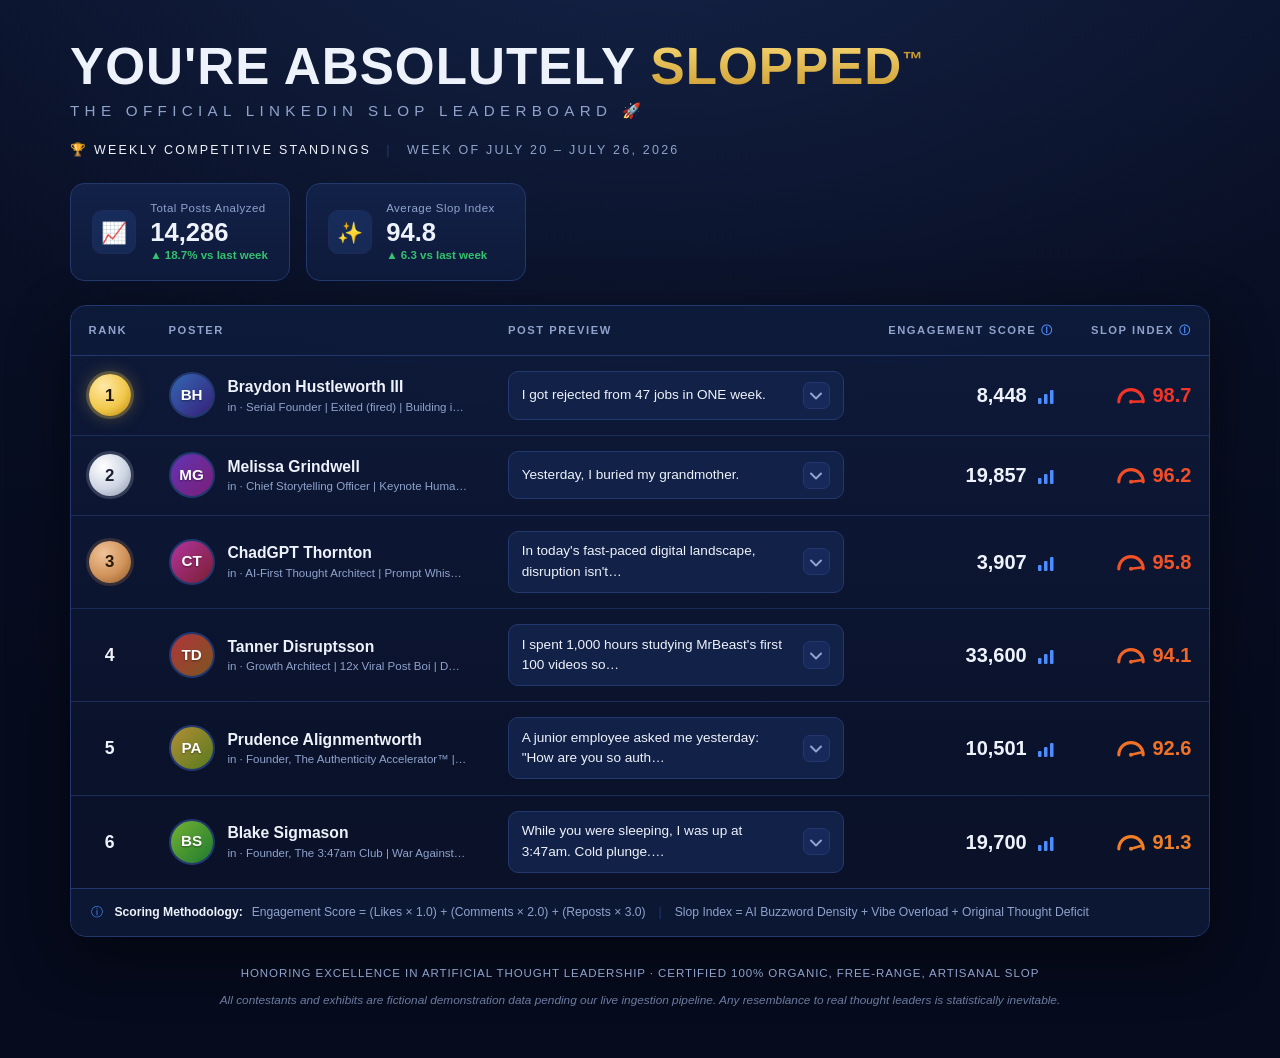
<file: index.html>
<!DOCTYPE html>
<html lang="en">
<head>
  <meta charset="UTF-8">
  <meta name="viewport" content="width=device-width, initial-scale=1.0">
  <title>You're Absolutely Slopped™ Leaderboard</title>
  <link rel="icon" type="image/png" sizes="32x32" href="favicon-32.png">
  <link rel="icon" type="image/png" sizes="512x512" href="favicon.png">
  <link rel="apple-touch-icon" href="apple-touch-icon.png">
  <link rel="stylesheet" href="leaderboard.css">
</head>
<body>
  <div class="page">

    <header class="lb-head">
      <div class="title-block">
        <h1><span class="t-plain">You're Absolutely</span> <span class="t-gold">Slopped</span><span class="tm">™</span></h1>
        <p class="tagline">The Official LinkedIn Slop Leaderboard 🚀</p>
        <p class="standings">
          <span class="trophy">🏆</span> Weekly Competitive Standings
          <span class="sep">|</span>
          <span id="week-of">—</span>
        </p>
      </div>
      <div class="stat-cards" id="stat-cards"><!-- rendered by leaderboard.js --></div>
    </header>

    <section class="board">
      <div class="table-scroll">
        <table id="leaderboard">
          <thead>
            <tr>
              <th class="col-rank">Rank</th>
              <th>Poster</th>
              <th>Post Preview</th>
              <th class="col-eng">Engagement Score <span class="info" title="Engagement Score = (Likes × 1.0) + (Comments × 2.0) + (Reposts × 3.0)">ⓘ</span></th>
              <th class="col-slop">Slop Index <span class="info" title="Slop Index = AI Buzzword Density + Vibe Overload + Original Thought Deficit">ⓘ</span></th>
            </tr>
          </thead>
          <tbody><!-- rendered by leaderboard.js --></tbody>
        </table>
      </div>
      <div class="method-row">
        <span class="info">ⓘ</span>
        <strong>Scoring Methodology:</strong>
        Engagement Score = (Likes × 1.0) + (Comments × 2.0) + (Reposts × 3.0)
        <span class="sep">|</span>
        Slop Index = AI Buzzword Density + Vibe Overload + Original Thought Deficit
      </div>
    </section>

    <footer class="site-footer">
      Honoring excellence in artificial thought leadership
      &middot; Certified 100% Organic, Free-Range, Artisanal Slop
      <span class="disclaimer">
        All contestants and exhibits are fictional demonstration data pending our live
        ingestion pipeline. Any resemblance to real thought leaders is statistically inevitable.
      </span>
    </footer>

  </div>

  <!-- Exhibit viewer modal -->
  <div class="modal-backdrop" id="modal-backdrop" hidden>
    <div class="modal" role="dialog" aria-modal="true">
      <button class="modal-close" id="modal-close" aria-label="Close exhibit">✕</button>
      <div class="modal-content" id="modal-content"><!-- rendered by leaderboard.js --></div>
    </div>
  </div>

  <script src="data/mock-slop.js"></script>
  <script src="leaderboard.js"></script>
</body>
</html>
</file>
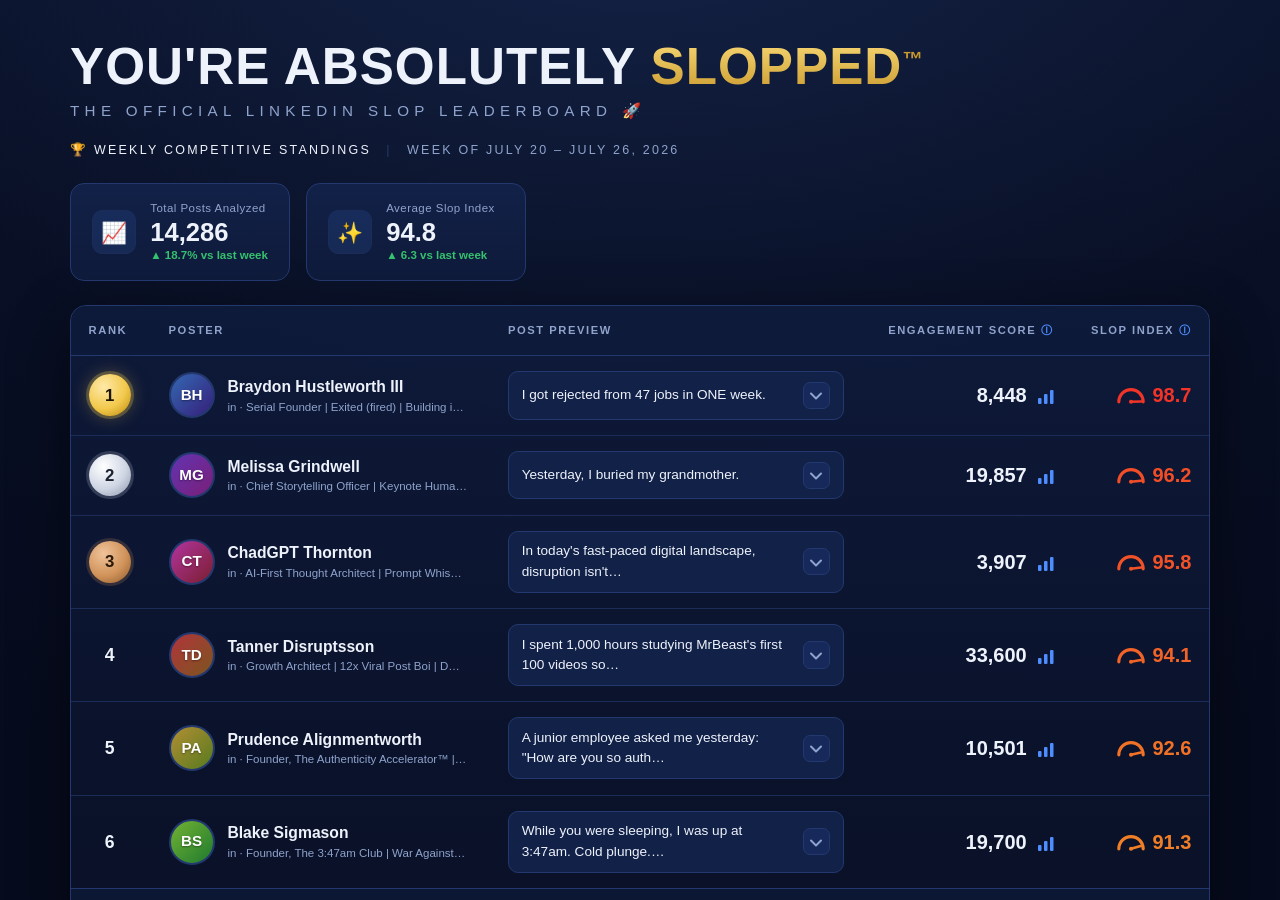
<file: leaderboard.html>
<!DOCTYPE html>
<html lang="en">
<head>
  <meta charset="UTF-8">
  <meta http-equiv="refresh" content="0; url=/">
  <title>You're Absolutely Slopped™ Leaderboard</title>
  <link rel="icon" type="image/png" sizes="32x32" href="favicon-32.png">
</head>
<body>
  <p>The leaderboard now lives on the <a href="/">homepage</a>.</p>
</body>
</html>
</file>
<file: leaderboard.css>
* {
  margin: 0;
  padding: 0;
  box-sizing: border-box;
}

:root {
  --bg-0: #060b1d;
  --bg-1: #0a1128;
  --panel: #0e1a3a;
  --panel-2: #122148;
  --panel-3: #16295a;
  --border: #23386e;
  --border-soft: #1b2c58;
  --text: #eef2fb;
  --muted: #8fa3cc;
  --blue: #4d8dff;
  --purple: #8b7bff;
  --green: #35c26e;
  --gold-1: #f9d976;
  --gold-2: #c99a2e;
}

html {
  background: var(--bg-0);
}

body {
  min-height: 100vh;
  background:
    radial-gradient(ellipse 70% 50% at 50% -10%, rgba(77, 141, 255, 0.14), transparent),
    linear-gradient(180deg, var(--bg-1), var(--bg-0) 70%);
  color: var(--text);
  font-family: "Helvetica Neue", Helvetica, Arial, sans-serif;
  line-height: 1.5;
}

.page {
  max-width: 1180px;
  margin: 0 auto;
  padding: 2.5rem 1.25rem 3rem;
}

/* ---------- Header ---------- */

.lb-head {
  display: flex;
  justify-content: space-between;
  align-items: flex-start;
  gap: 1.5rem;
  flex-wrap: wrap;
  margin-bottom: 1.5rem;
}

.title-block h1 {
  font-size: clamp(1.9rem, 4.5vw, 3.2rem);
  font-weight: 900;
  text-transform: uppercase;
  letter-spacing: 0.02em;
  line-height: 1.05;
}

.t-plain {
  color: var(--text);
}

.t-gold {
  background: linear-gradient(180deg, var(--gold-1), var(--gold-2));
  -webkit-background-clip: text;
  background-clip: text;
  color: transparent;
}

.tm {
  font-size: 0.4em;
  vertical-align: super;
  color: var(--gold-2);
}

.tagline {
  margin-top: 0.4rem;
  font-size: clamp(0.75rem, 1.6vw, 0.95rem);
  text-transform: uppercase;
  letter-spacing: 0.35em;
  color: var(--muted);
}

.standings {
  margin-top: 1.1rem;
  font-size: 0.78rem;
  text-transform: uppercase;
  letter-spacing: 0.18em;
  color: var(--text);
}

.standings .sep,
.method-row .sep {
  color: var(--border);
  margin: 0 0.6rem;
}

.standings #week-of {
  color: var(--muted);
}

/* ---------- Stat cards ---------- */

.stat-cards {
  display: flex;
  gap: 1rem;
  flex-wrap: wrap;
}

.stat-card {
  display: flex;
  align-items: center;
  gap: 0.9rem;
  background: linear-gradient(180deg, var(--panel-2), var(--panel));
  border: 1px solid var(--border);
  border-radius: 14px;
  padding: 1rem 1.3rem;
  min-width: 220px;
}

.stat-icon {
  width: 44px;
  height: 44px;
  border-radius: 10px;
  background: rgba(77, 141, 255, 0.12);
  border: 1px solid var(--border-soft);
  display: flex;
  align-items: center;
  justify-content: center;
  font-size: 1.3rem;
  flex-shrink: 0;
}

.stat-body .s-label {
  font-size: 0.72rem;
  color: var(--muted);
  letter-spacing: 0.04em;
}

.stat-body .s-value {
  font-size: 1.6rem;
  font-weight: 800;
  line-height: 1.15;
}

.stat-body .s-delta {
  font-size: 0.72rem;
  color: var(--green);
  font-weight: 700;
}

/* ---------- Board / table ---------- */

.board {
  background: linear-gradient(180deg, rgba(18, 33, 72, 0.6), rgba(10, 17, 40, 0.9));
  border: 1px solid var(--border);
  border-radius: 16px;
  overflow: hidden;
  box-shadow: 0 20px 60px rgba(0, 0, 0, 0.45);
}

.table-scroll {
  overflow-x: auto;
}

table {
  width: 100%;
  border-collapse: collapse;
  min-width: 920px;
}

thead th {
  text-align: left;
  font-size: 0.7rem;
  font-weight: 700;
  text-transform: uppercase;
  letter-spacing: 0.14em;
  color: var(--muted);
  padding: 1rem 1.1rem;
  border-bottom: 1px solid var(--border);
  background: rgba(14, 26, 58, 0.7);
  white-space: nowrap;
}

.info {
  color: var(--blue);
  cursor: help;
  font-style: normal;
}

tbody td {
  padding: 0.95rem 1.1rem;
  border-bottom: 1px solid var(--border-soft);
  vertical-align: middle;
}

tbody tr {
  cursor: pointer;
}

tbody tr:last-child td {
  border-bottom: none;
}

tbody tr:hover {
  background: rgba(77, 141, 255, 0.06);
}

.col-rank { width: 5rem; }
.col-eng, .col-slop { text-align: right; }

/* Rank medals */
.rank-badge {
  width: 42px;
  height: 42px;
  border-radius: 50%;
  display: flex;
  align-items: center;
  justify-content: center;
  font-weight: 900;
  font-size: 1.05rem;
  color: #1a1405;
}

.rank-badge.gold {
  background: radial-gradient(circle at 35% 30%, #ffe9a8, #f2c94c 55%, #b8860b);
  box-shadow: 0 0 0 3px rgba(242, 201, 76, 0.25), 0 0 18px rgba(242, 201, 76, 0.35);
}

.rank-badge.silver {
  background: radial-gradient(circle at 35% 30%, #ffffff, #cfd6e4 55%, #8a94a8);
  box-shadow: 0 0 0 3px rgba(207, 214, 228, 0.2);
  color: #1c2230;
}

.rank-badge.bronze {
  background: radial-gradient(circle at 35% 30%, #f0c39a, #d1935a 55%, #8c5a2b);
  box-shadow: 0 0 0 3px rgba(209, 147, 90, 0.2);
  color: #2b1a08;
}

.rank-plain {
  width: 42px;
  text-align: center;
  font-weight: 800;
  font-size: 1.1rem;
  color: var(--text);
}

/* Poster */
.poster {
  display: flex;
  align-items: center;
  gap: 0.8rem;
  min-width: 15rem;
}

.avatar {
  width: 46px;
  height: 46px;
  border-radius: 50%;
  flex-shrink: 0;
  display: flex;
  align-items: center;
  justify-content: center;
  font-weight: 800;
  font-size: 0.95rem;
  color: #fff;
  border: 2px solid var(--border);
  text-shadow: 0 1px 2px rgba(0, 0, 0, 0.4);
}

.poster .p-name {
  font-weight: 700;
  font-size: 0.98rem;
  white-space: nowrap;
}

.poster .p-sub {
  font-size: 0.72rem;
  color: var(--muted);
  max-width: 15rem;
  overflow: hidden;
  text-overflow: ellipsis;
  white-space: nowrap;
}

/* Post preview */
.preview-box {
  display: flex;
  align-items: center;
  justify-content: space-between;
  gap: 0.7rem;
  background: var(--panel-2);
  border: 1px solid var(--border);
  border-radius: 10px;
  padding: 0.6rem 0.8rem;
  max-width: 21rem;
  font-size: 0.85rem;
  color: var(--text);
}

.plus-btn {
  flex-shrink: 0;
  width: 1.7rem;
  height: 1.7rem;
  border-radius: 7px;
  border: 1px solid var(--border);
  background: var(--panel-3);
  color: var(--muted);
  font-size: 1rem;
  line-height: 1;
  cursor: pointer;
}

.plus-btn:hover {
  color: var(--text);
  border-color: var(--blue);
}

/* Engagement */
.eng-cell {
  text-align: right;
  white-space: nowrap;
}

.eng-value {
  font-size: 1.25rem;
  font-weight: 800;
  margin-right: 0.4rem;
}

.bars {
  display: inline-block;
  vertical-align: -2px;
}

/* Slop index */
.slop-cell {
  text-align: right;
  white-space: nowrap;
}

.slop-value {
  font-size: 1.25rem;
  font-weight: 800;
  margin-left: 0.4rem;
}

.gauge {
  vertical-align: -3px;
}

tbody tr:hover .plus-btn {
  color: var(--text);
  border-color: var(--blue);
}

/* Methodology row */
.method-row {
  padding: 0.9rem 1.25rem;
  border-top: 1px solid var(--border);
  background: rgba(14, 26, 58, 0.7);
  font-size: 0.76rem;
  color: var(--muted);
}

.method-row strong {
  color: var(--text);
  margin-right: 0.35rem;
}

.method-row .info {
  margin-right: 0.5rem;
}

/* ---------- Footer ---------- */

.site-footer {
  margin-top: 1.75rem;
  text-align: center;
  font-size: 0.72rem;
  letter-spacing: 0.08em;
  text-transform: uppercase;
  color: var(--muted);
}

.site-footer .disclaimer {
  display: block;
  margin-top: 0.6rem;
  text-transform: none;
  letter-spacing: normal;
  font-style: italic;
  font-size: 0.74rem;
  color: rgba(143, 163, 204, 0.75);
}

/* ---------- Exhibit modal ---------- */

.modal-backdrop {
  position: fixed;
  inset: 0;
  background: rgba(3, 6, 16, 0.8);
  backdrop-filter: blur(4px);
  display: flex;
  align-items: flex-start;
  justify-content: center;
  padding: 3rem 1rem;
  overflow-y: auto;
  z-index: 50;
}

/* The fix for the phantom "search bar": an explicit display on the backdrop
   overrides the hidden attribute's default display:none, so it must be
   restated here with priority. */
.modal-backdrop[hidden] {
  display: none !important;
}

.modal {
  position: relative;
  background: linear-gradient(180deg, var(--panel-2), var(--panel));
  border: 1px solid var(--border);
  border-radius: 14px;
  max-width: 640px;
  width: 100%;
  padding: 2rem;
  box-shadow: 0 30px 80px rgba(0, 0, 0, 0.6);
}

.modal-close {
  position: absolute;
  top: 0.9rem;
  right: 0.9rem;
  background: var(--panel-3);
  border: 1px solid var(--border);
  border-radius: 8px;
  color: var(--muted);
  font-size: 0.9rem;
  width: 2rem;
  height: 2rem;
  cursor: pointer;
}

.modal-close:hover {
  color: var(--text);
  border-color: var(--blue);
}

.exhibit-label {
  font-size: 0.68rem;
  text-transform: uppercase;
  letter-spacing: 0.25em;
  color: var(--gold-1);
  margin-bottom: 1rem;
}

/* Fake social post card */
.post-card {
  border: 1px solid var(--border);
  border-radius: 10px;
  background: var(--bg-1);
  padding: 1.25rem;
}

.post-head {
  display: flex;
  gap: 0.75rem;
  align-items: center;
  margin-bottom: 1rem;
}

.post-author .a-name {
  font-weight: 700;
  font-size: 0.95rem;
}

.post-author .a-headline {
  color: var(--muted);
  font-size: 0.75rem;
}

.post-author .a-meta {
  color: var(--muted);
  font-size: 0.72rem;
  margin-top: 0.1rem;
}

.post-body p {
  margin-bottom: 0.9rem;
  font-size: 0.95rem;
  white-space: pre-line;
}

.post-body p:last-child {
  margin-bottom: 0;
}

.post-body mark {
  background: rgba(139, 123, 255, 0.16);
  color: var(--text);
  border-bottom: 2px solid var(--purple);
  padding: 0.05em 0.15em;
  border-radius: 3px;
}

.note-ref {
  color: var(--purple);
  font-weight: 700;
  font-size: 0.7em;
  vertical-align: super;
  margin-left: 0.15em;
}

.post-engagement {
  margin-top: 1rem;
  padding-top: 0.75rem;
  border-top: 1px solid var(--border-soft);
  color: var(--muted);
  font-size: 0.78rem;
}

/* Judge's notes */
.notes-section {
  margin-top: 1.5rem;
}

.notes-kicker {
  font-size: 0.68rem;
  text-transform: uppercase;
  letter-spacing: 0.2em;
  color: var(--gold-1);
  margin-bottom: 0.25rem;
}

.notes-section h4 {
  font-family: Georgia, "Times New Roman", serif;
  font-size: 1.05rem;
  margin-bottom: 0.75rem;
}

.notes-list {
  list-style: none;
  counter-reset: note;
}

.notes-list li {
  counter-increment: note;
  position: relative;
  padding: 0.6rem 0 0.6rem 2.2rem;
  border-bottom: 1px dashed var(--border-soft);
  font-size: 0.88rem;
  font-style: italic;
  font-family: Georgia, "Times New Roman", serif;
}

.notes-list li:last-child {
  border-bottom: none;
}

.notes-list li::before {
  content: counter(note);
  position: absolute;
  left: 0;
  top: 0.7rem;
  width: 1.5rem;
  height: 1.5rem;
  border-radius: 50%;
  border: 1px solid var(--purple);
  color: var(--purple);
  font-size: 0.72rem;
  font-style: normal;
  font-family: "Helvetica Neue", Helvetica, Arial, sans-serif;
  display: flex;
  align-items: center;
  justify-content: center;
}

.analysis-chips {
  display: flex;
  flex-wrap: wrap;
  gap: 0.4rem;
  margin-top: 1.25rem;
}

.chip {
  font-size: 0.72rem;
  color: var(--muted);
  border: 1px solid var(--border);
  border-radius: 999px;
  padding: 0.25rem 0.65rem;
  white-space: nowrap;
}

.original-link {
  display: block;
  margin-top: 1.25rem;
  font-size: 0.75rem;
  color: var(--muted);
  font-style: italic;
}

/* ---------- Responsive ---------- */

@media (max-width: 720px) {
  .lb-head {
    flex-direction: column;
  }

  .stat-cards {
    width: 100%;
  }

  .stat-card {
    flex: 1;
    min-width: 160px;
  }
}
</file>
